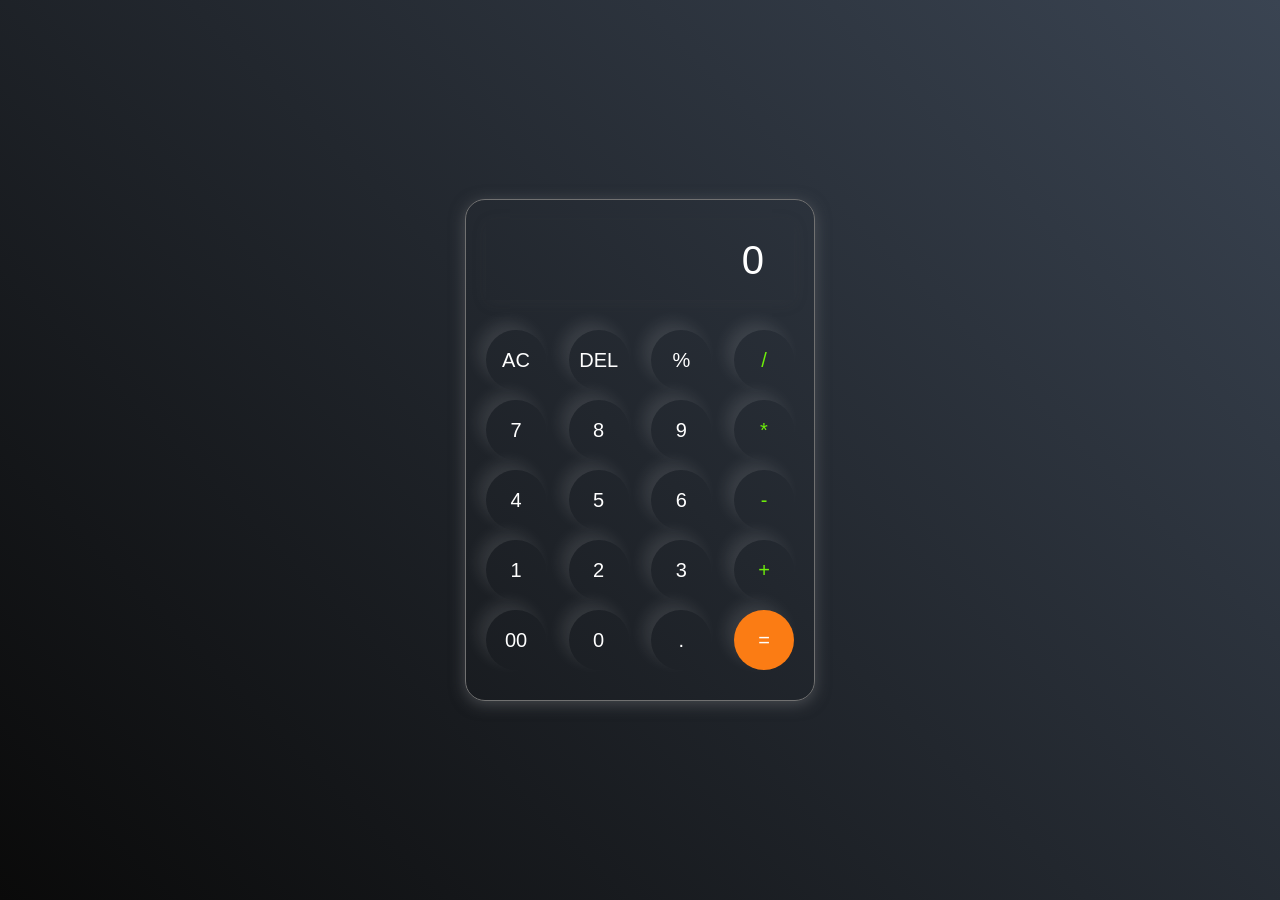
<file: project-Calculator/index.html>
<!DOCTYPE html>
<html lang="en">
<head>
    <meta charset="UTF-8">
    <meta name="viewport" content="width=device-width, initial-scale=1.0">
    <title>Calculator</title>
    <link rel="stylesheet" href="style.css">
</head>
<body>
    <div class="calculator">
        <input type="text" placeholder="0" id="inputBox">
        <div>
            <button>AC</button>
            <button>DEL</button>
            <button>%</button>
            <button class="operator">/</button>
            
        </div>
        <div>
            <button>7</button>
            <button>8</button>
            <button>9</button>
            <button class="operator">*</button>
            
        </div>
        <div>
            <button>4</button>
            <button>5</button>
            <button>6</button>
            <button class="operator">-</button>
            
        </div>
        <div>
            <button>1</button>
            <button>2</button>
            <button>3</button>
            <button class="operator">+</button> 
        </div>
        <div>
            <button>00</button>
            <button>0</button>
            <button>.</button>
            <button class="equalBtn">=</button> 
        </div>
        
    </div>
    <script src="script.js"></script>
</body>
</html>
</file>
<file: project-Calculator/style.css>
*{
    margin: 0;
    padding: 0;
    box-sizing: border-box;
}
body{
    width: 100%;
    height: 100vh;
    display: flex;
    justify-content: center;
    align-items: center;
    background: linear-gradient(45deg,#0a0a0a,#3a4452);
}
.calculator div {
    display: flex;
    justify-content: space-between;
    margin: 10px 0;
}
.calculator{
    width:350px;
    border: 1px solid #717171;
    padding:20px;
    border-radius: 20px;
    background: transparent;
    box-shadow: 0px 3px 15px rgba(113,115,119,0.5);
}

input{
    width: 100%;
    height: 80px;
    border:none;
    padding: 10px;
    margin-bottom: 20px;
    background: transparent;
    box-shadow: 0px 3px 15px rgba(84,84,84,0.1);
    font-size:40px;
    text-align: right;
    cursor: pointer;
    color: #ffffff;
}

input::placeholder{
    color: #ffffff;
    margin: 10px;
}
button{
    border:none;
    width:60px;
    height: 60px;
    border-radius: 50%;
    background: transparent;
    color: #ffffff;
    font-size: 20px;
    box-shadow: -8px -8px 15px rgba(255,255,255,0.1);
    cursor: pointer;
}

.equalBtn{
    background-color: #fb7c14;
}
.operator{
    color: #6dee0a;
}
</file>
